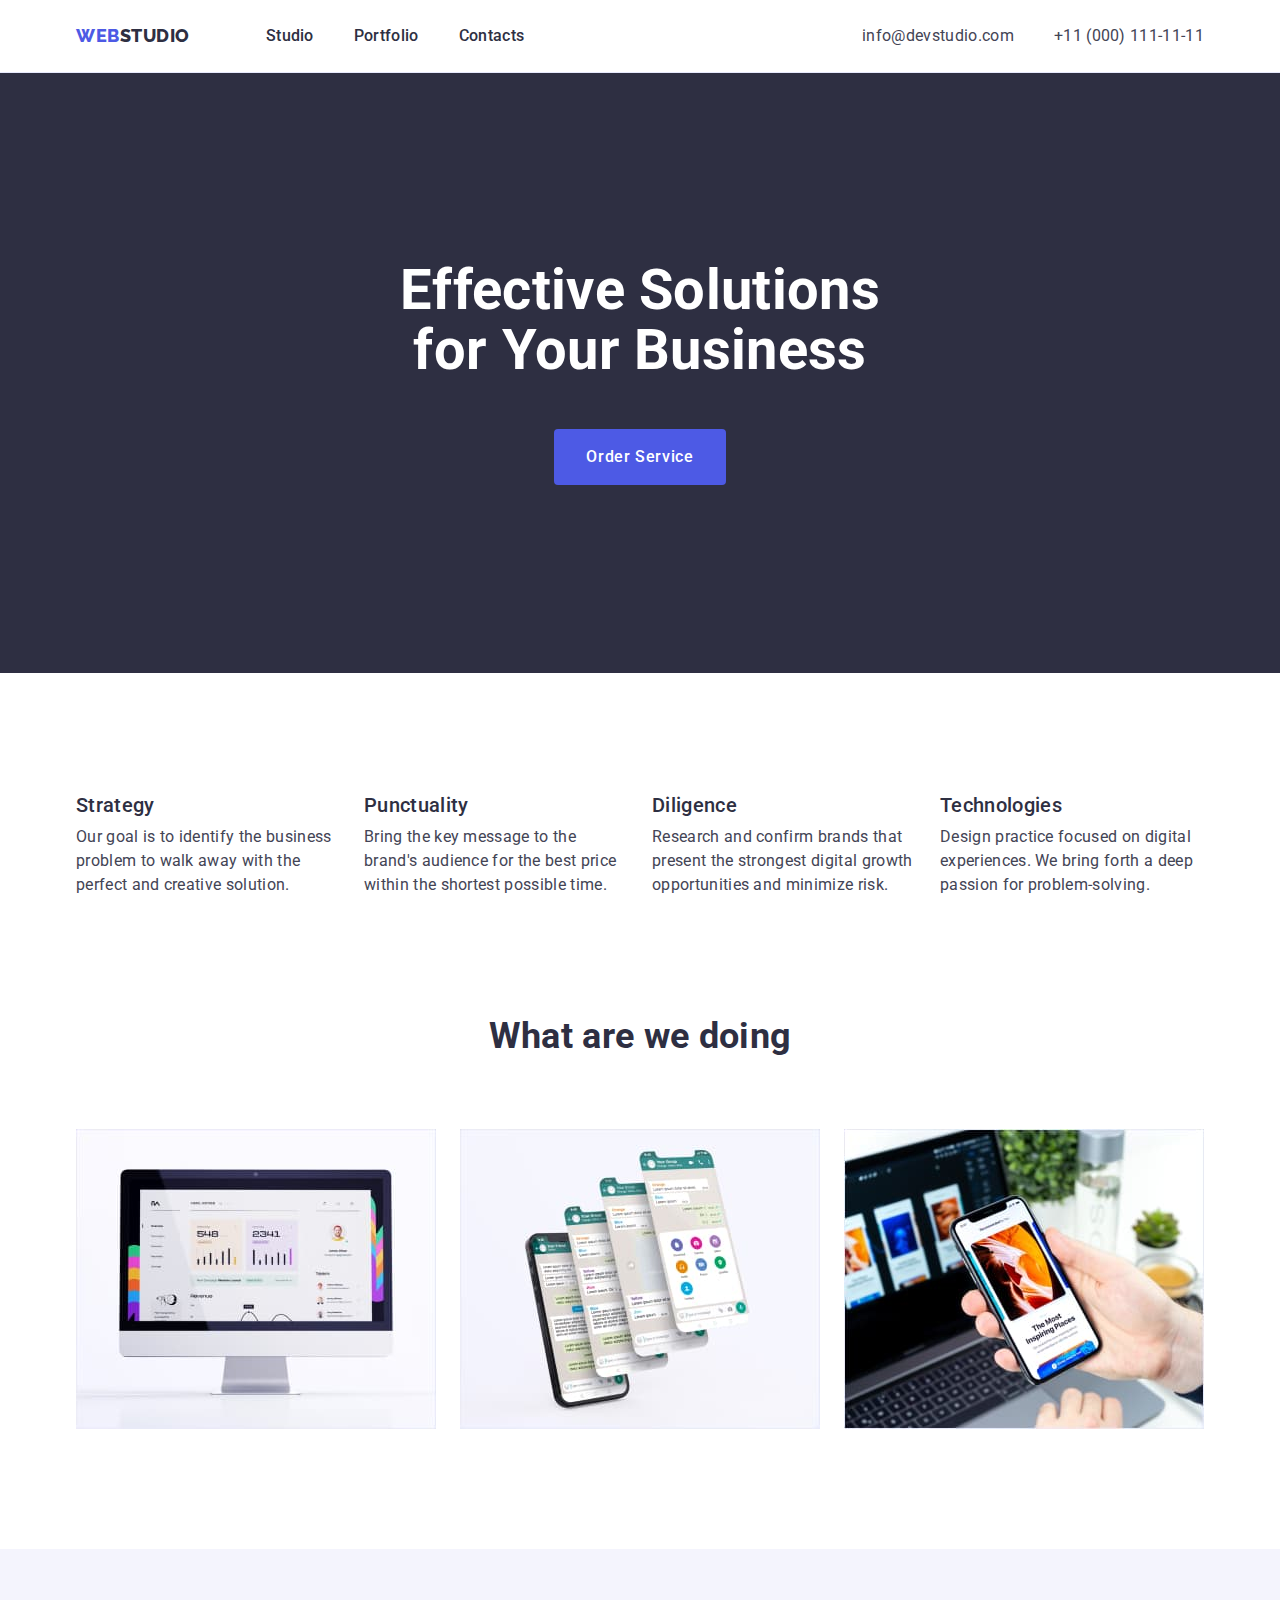
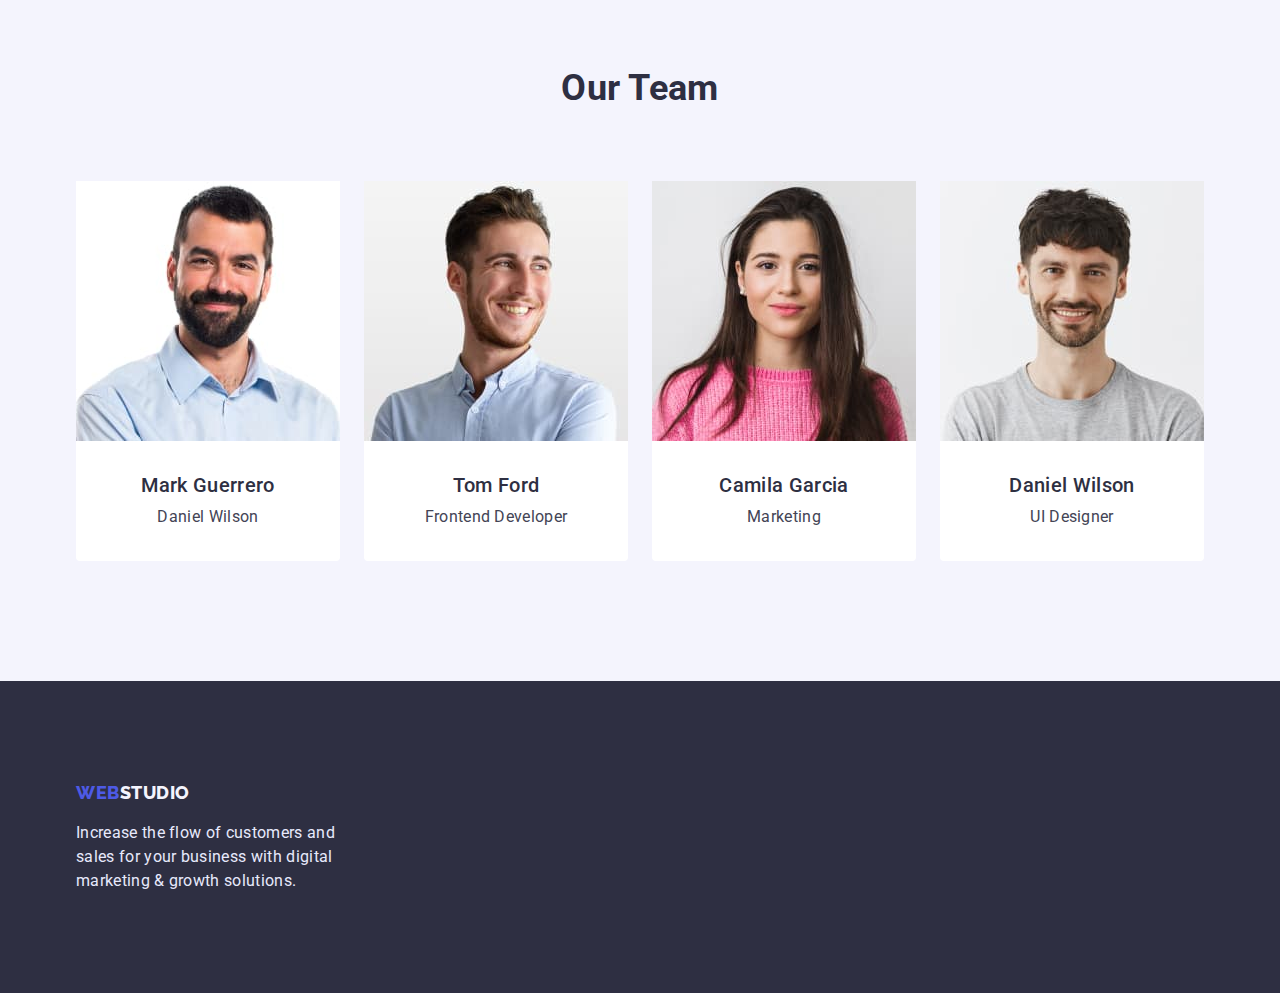
<file: index.html>
<!DOCTYPE html>
<html lang="en">
  <head>
    <meta charset="UTF-8" />
    <meta http-equiv="X-UA-Compatible" content="IE=edge" />
    <meta name="viewport" content="width=device-width, initial-scale=1.0" />
    <title>Web Studio</title>
    <link rel="icon" href="./images/icon.png" />
    <link rel="preconnect" href="https://fonts.googleapis.com" />
    <link rel="preconnect" href="https://fonts.gstatic.com" crossorigin />
    <link
      href="https://fonts.googleapis.com/css2?family=Raleway:wght@800&family=Roboto:wght@400;500;700&display=swap"
      rel="stylesheet"
    />
    <link
      rel="stylesheet"
      href="https://cdnjs.cloudflare.com/ajax/libs/modern-normalize/1.1.0/modern-normalize.min.css"
    />
    <link rel="stylesheet" href="./css/style.css" />
  </head>
  <body>
    <!--  header  -->
    <header class="header">
      <div class="container header-flex">
        <a href="./index.html" class="logo link"><span>Web</span>Studio</a>
        <nav class="nav">
          <ul class="nav-items list-style">
            <li class="nav-item">
              <a class="nav-link link" href="./index.html">Studio</a>
            </li>
            <li class="nav-item">
              <a class="nav-link link" href="./portfolio.html">Portfolio</a>
            </li>
            <li class="nav-item">
              <a class="nav-link link" href="#">Contacts</a>
            </li>
          </ul>
        </nav>
        <ul class="contacts-items list-style">
          <li class="contacts-item">
            <a
              class="contacts-link link"
              href="mailto:info@devstudio.com"
              target="_blank"
              rel=" noopener , nofollow , noreferrer"
            >
              info@devstudio.com
            </a>
          </li>
          <li class="contacts-item">
            <a class="contacts-link link" href="tel:+110001111111">
              +11 (000) 111-11-11
            </a>
          </li>
        </ul>
      </div>
    </header>
    <main>
      <!--  Hero  -->
      <section class="hero">
        <div class="container">
          <h1 class="hero-titel">
            Effective Solutions<br />
            for Your Business
          </h1>
          <button class="hero-btn basic-btn" type="button">
            Order Service
          </button>
        </div>
      </section>
      <!--  Why we?  -->
      <section class="why-we">
        <div class="container">
          <h2 class="why-we-titel" hidden>Why we?</h2>
          <ul class="why-we-items list-style">
            <li class="why-we-item">
              <h3>Strategy</h3>
              <p>
                Our goal is to identify the business problem to walk away with
                the perfect and creative solution.
              </p>
            </li>
            <li class="why-we-item">
              <h3>Punctuality</h3>
              <p>
                Bring the key message to the brand's audience for the best price
                within the shortest possible time.
              </p>
            </li>
            <li class="why-we-item">
              <h3>Diligence</h3>
              <p>
                Research and confirm brands that present the strongest digital
                growth opportunities and minimize risk.
              </p>
            </li>
            <li class="why-we-item">
              <h3>Technologies</h3>
              <p>
                Design practice focused on digital experiences. We bring forth a
                deep passion for problem-solving.
              </p>
            </li>
          </ul>
        </div>
      </section>
      <!--  What are we doing  -->
      <section class="what-are-we-doing">
        <div class="container">
          <h2 class="what-are-we-doing-titel">What are we doing</h2>
          <ul class="what-are-we-doing-items list-style">
            <li class="what-are-we-doing-item">
              <img
                src="./images/img1.jpg"
                alt="monoblock"
                width="360"
                height="300"
              />
            </li>
            <li class="what-are-we-doing-item">
              <img
                src="./images/img2.jpg"
                alt="multitasking"
                width="360"
                height="300"
              />
            </li>
            <li class="what-are-we-doing-item">
              <img
                src="./images/img3.jpg"
                alt="phone"
                width="360"
                height="300"
              />
            </li>
          </ul>
        </div>
      </section>
      <!--  Our team  -->
      <section class="our-team">
        <div class="container">
          <h2 class="our-team-titel">Our Team</h2>
          <ul class="our-team-items list-style">
            <li class="our-team-item">
              <img
                class="our-team-img"
                src="./images/team-card1.jpg"
                alt="man"
                width="264"
                height="260"
              />
              <div class="our-team-box">
                <h3 class="our-team-name">Mark Guerrero</h3>
                <p class="our-team-speciality">Daniel Wilson</p>
              </div>
            </li>
            <li class="our-team-item">
              <img
                class="our-team-img"
                src="./images/team-card2.jpg"
                alt="man"
                width="264"
                height="260"
              />
              <div class="our-team-box">
                <h3 class="our-team-name">Tom Ford</h3>
                <p class="our-team-speciality">Frontend Developer</p>
              </div>
            </li>
            <li class="our-team-item">
              <img
                class="our-team-img"
                src="./images/team-card3.jpg"
                alt="woman"
                width="264"
                height="260"
              />
              <div class="our-team-box">
                <h3 class="our-team-name">Camila Garcia</h3>
                <p class="our-team-speciality">Marketing</p>
              </div>
            </li>
            <li class="our-team-item">
              <img
                class="our-team-img"
                src="./images/team-card4.jpg"
                alt="man"
                width="264"
                height="260"
              />
              <div class="our-team-box">
                <h3 class="our-team-name">Daniel Wilson</h3>
                <p class="our-team-speciality">UI Designer</p>
              </div>
            </li>
          </ul>
        </div>
      </section>
    </main>
    <!--  footer  -->
    <footer class="footer">
      <div class="container">
        <a href="./index.html" class="logo footer-logo link"
          ><span>Web</span>Studio</a
        >
        <p class="footer-info">
          Increase the flow of customers and sales for your business with
          digital marketing & growth solutions.
        </p>
      </div>
    </footer>
  </body>
</html>
</file>
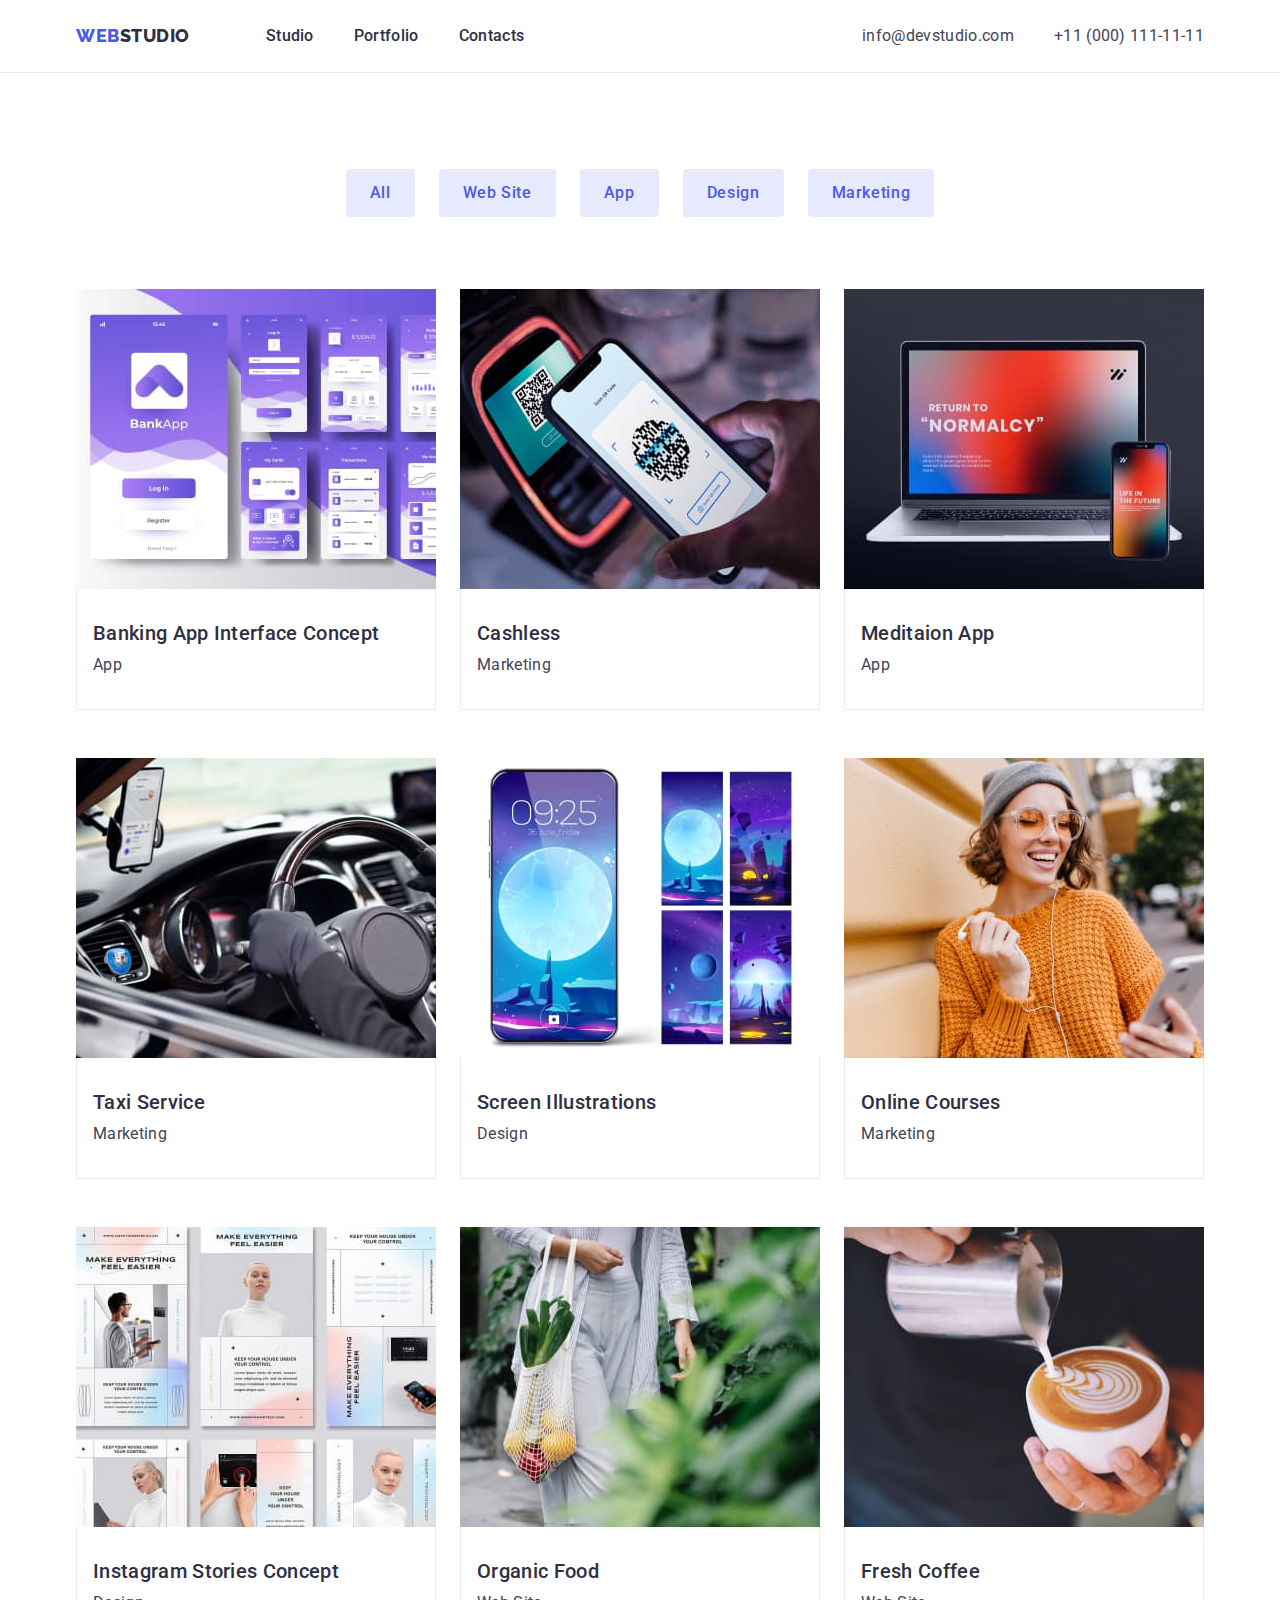
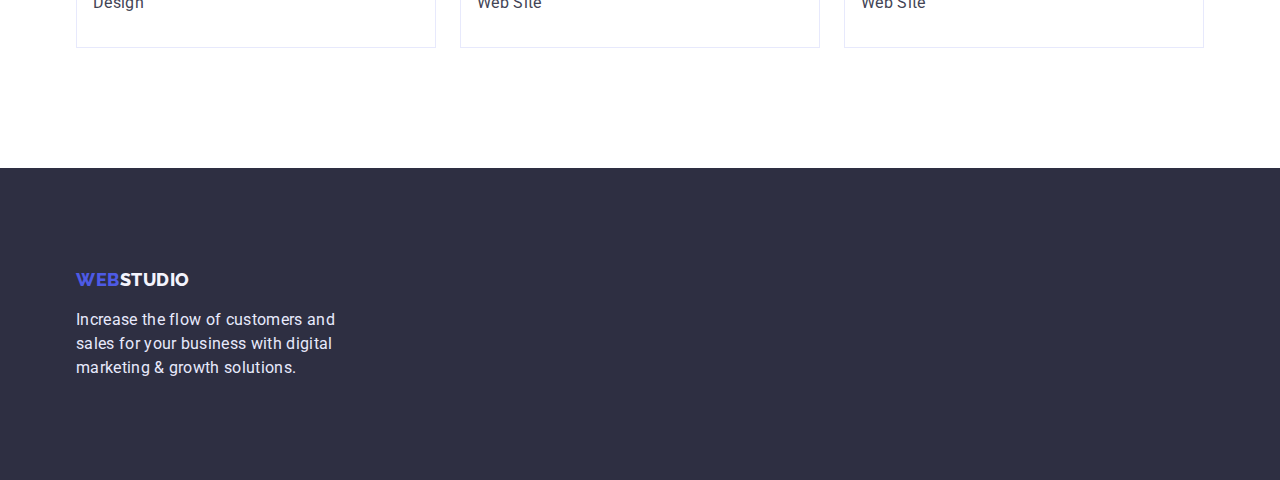
<file: portfolio.html>
<!DOCTYPE html>
<html lang="en">
  <head>
    <meta charset="UTF-8" />
    <meta http-equiv="X-UA-Compatible" content="IE=edge" />
    <meta name="viewport" content="width=device-width, initial-scale=1.0" />
    <title>Web Studio</title>
    <link rel="icon" href="./images/icon.png" />
    <link rel="preconnect" href="https://fonts.googleapis.com" />
    <link rel="preconnect" href="https://fonts.gstatic.com" crossorigin />
    <link
      href="https://fonts.googleapis.com/css2?family=Raleway:wght@800&family=Roboto:wght@400;500;700&display=swap"
      rel="stylesheet"
    />
    <link
      rel="stylesheet"
      href="https://cdnjs.cloudflare.com/ajax/libs/modern-normalize/1.1.0/modern-normalize.min.css"
    />
    <link rel="stylesheet" href="./css/style.css" />
  </head>
  <body>
    <!--  header  -->
    <header class="header">
      <div class="container header-flex">
        <a href="./index.html" class="logo link"><span>Web</span>Studio</a>
        <nav class="nav">
          <ul class="nav-items list-style">
            <li class="nav-item">
              <a class="nav-link link" href="./index.html">Studio</a>
            </li>
            <li class="nav-item">
              <a class="nav-link link" href="./portfolio.html">Portfolio</a>
            </li>
            <li class="nav-item">
              <a class="nav-link link" href="#">Contacts</a>
            </li>
          </ul>
        </nav>
        <ul class="contacts-items list-style">
          <li class="contacts-item">
            <a
              class="contacts-link link"
              href="mailto:info@devstudio.com"
              target="_blank"
              rel=" noopener , nofollow , noreferrer"
            >
              info@devstudio.com
            </a>
          </li>
          <li class="contacts-item">
            <a class="contacts-link link" href="tel:+110001111111">
              +11 (000) 111-11-11
            </a>
          </li>
        </ul>
      </div>
    </header>
    <main>
      <!--  portfolio  -->
      <section class="portfolio">
        <div class="container">
          <h1 class="portfolio-titel" hidden>Portfolio</h1>
          <ul class="portfolio-filter-items list-style">
            <li class="portfolio-filter-item">
              <button class="portfolio-btn basic-btn" type="button">All</button>
            </li>
            <li class="portfolio-filter-item">
              <button class="portfolio-btn basic-btn" type="button">
                Web Site
              </button>
            </li>
            <li class="portfolio-filter-item">
              <button class="portfolio-btn basic-btn" type="button">App</button>
            </li>
            <li class="portfolio-filter-item">
              <button class="portfolio-btn basic-btn" type="button">
                Design
              </button>
            </li>
            <li class="portfolio-filter-item">
              <button class="portfolio-btn basic-btn" type="button">
                Marketing
              </button>
            </li>
          </ul>
          <ul class="portfolio-items list-style">
            <li class="portfolio-item">
              <img
                class="portfolio-img"
                src="./images/portfolio-1.jpg"
                alt="interface"
                width="360"
                height="300"
              />
              <div class="portfolio-box">
                <h2 class="partfolio-name">Banking App Interface Concept</h2>
                <p class="portfolio-filter-name">App</p>
              </div>
            </li>
            <li class="portfolio-item">
              <img
                class="portfolio-img"
                src="./images/portfolio-2.jpg"
                alt="cashless"
                width="360"
                height="300"
              />
              <div class="portfolio-box">
                <h2 class="partfolio-name">Cashless</h2>
                <p class="portfolio-filter-name">Marketing</p>
              </div>
            </li>
            <li class="portfolio-item">
              <img
                class="portfolio-img"
                src="./images/portfolio-3.jpg"
                alt="mediataion app"
                width="360"
                height="300"
              />
              <div class="portfolio-box">
                <h2 class="partfolio-name">Meditaion App</h2>
                <p class="portfolio-filter-name">App</p>
              </div>
            </li>
            <li class="portfolio-item">
              <img
                class="portfolio-img"
                src="./images/portfolio-4.jpg"
                alt="taxi service"
                width="360"
                height="300"
              />
              <div class="portfolio-box">
                <h2 class="partfolio-name">Taxi Service</h2>
                <p class="portfolio-filter-name">Marketing</p>
              </div>
            </li>
            <li class="portfolio-item">
              <img
                class="portfolio-img"
                src="./images/portfolio-5.jpg"
                alt="screen illustration"
                width="360"
                height="300"
              />
              <div class="portfolio-box">
                <h2 class="partfolio-name">Screen Illustrations</h2>
                <p class="portfolio-filter-name">Design</p>
              </div>
            </li>
            <li class="portfolio-item">
              <img
                class="portfolio-img"
                src="./images/portfolio-6.jpg"
                alt="online courses"
                width="360"
                height="300"
              />
              <div class="portfolio-box">
                <h2 class="partfolio-name">Online Courses</h2>
                <p class="portfolio-filter-name">Marketing</p>
              </div>
            </li>
            <li class="portfolio-item">
              <img
                class="portfolio-img"
                src="./images/portfolio-7.jpg"
                alt="stories concept"
                width="360"
                height="300"
              />
              <div class="portfolio-box">
                <h2 class="partfolio-name">Instagram Stories Concept</h2>
                <p class="portfolio-filter-name">Design</p>
              </div>
            </li>
            <li class="portfolio-item">
              <img
                class="portfolio-img"
                src="./images/portfolio-8.jpg"
                alt="organic food"
                width="360"
                height="300"
              />
              <div class="portfolio-box">
                <h2 class="partfolio-name">Organic Food</h2>
                <p class="portfolio-filter-name">Web Site</p>
              </div>
            </li>
            <li class="portfolio-item">
              <img
                class="portfolio-img"
                src="./images/portfolio-9.jpg"
                alt="fresh coffee"
                width="360"
                height="300"
              />
              <div class="portfolio-box">
                <h2 class="partfolio-name">Fresh Coffee</h2>
                <p class="portfolio-filter-name">Web Site</p>
              </div>
            </li>
          </ul>
        </div>
      </section>
    </main>
    <!--  footer  -->
    <footer class="footer">
      <div class="container">
        <a href="./index.html" class="logo footer-logo link"
          ><span>Web</span>Studio</a
        >
        <p class="footer-info">
          Increase the flow of customers and sales for your business with
          digital marketing & growth solutions.
        </p>
      </div>
    </footer>
  </body>
</html>
</file>
<file: css/style.css>
:root {
  --iris: #4d5ae5;
  --ocean: #404bbf;
  --navy-blue: #2e2f42;
  --green: #31d0aa;
  --slate: #434455;
  --light-slate: #8e8f99;
  --cornflower: #e7e9fc;
  --cloud: #f4f4fd;
}

body {
  font-family: 'Roboto', sans-serif;
  font-weight: 400;
  font-size: 16px;
  line-height: 1.5;
  letter-spacing: 0.02rem;
  color: var(--slate);
}
p,
h1,
h2,
h3,
h4,
h5,
h6 {
  margin: 0;
  padding: 0;
}
img {
  display: block;
  max-width: 100%;
  height: auto;
}
.link {
  text-decoration: none;
}
.list-style {
  list-style: none;
  padding: 0;
  margin: 0;
}
.basic-btn {
  font-family: 'Roboto', sans-serif;
  text-transform: capitalize;
  font-weight: 500;
  font-size: 16px;
  line-height: 1.5;
  letter-spacing: 0.04em;
  border: none;
  border-radius: 4px;
}
.container {
  max-width: 1158px;
  margin: 0 auto;
  padding: 0 15px;
}
/* ==================== HEADER ==================== */
.header {
  background: #fff;
  border-bottom: 1px solid var(--cornflower);
}
.header-flex {
  display: flex;
  justify-content: space-between;
  align-items: center;
}
.logo {
  text-transform: uppercase;
  font-family: 'Raleway', sans-serif;
  font-weight: 800;
  font-size: 18px;
  line-height: 1.33;
  letter-spacing: 0.03em;
  color: var(--navy-blue);
  margin-right: 76px;
}
.logo > span {
  color: var(--iris);
}
.nav {
  flex-grow: 1;
}
.nav-items {
  display: flex;
  gap: 40px;
}
.nav-link {
  text-transform: capitalize;
  font-weight: 500;
  color: var(--navy-blue);
  padding: 24px 0;
  display: block;
}
.nav-link:focus,
.nav-link:hover {
  color: var(--iris);
}
.contacts-items {
  display: flex;
  gap: 40px;
}
.contacts-link {
  color: var(--slate);
}
.contacts-link:focus,
.contacts-link:hover {
  color: var(--iris);
}
/* ==================== Hero ==================== */
.hero {
  background: var(--navy-blue);
  text-align: center;
  padding: 188px 0;
}
.hero-titel {
  font-weight: 700;
  font-size: 56px;
  line-height: 1.07;
  color: #fff;
  margin-bottom: 48px;
}
.hero-btn {
  background: var(--iris);
  color: #fff;
  padding: 16px 32px;
  margin: 0 auto;
}
.hero-btn:focus,
.hero-btn:hover {
  background: var(--ocean);
  cursor: pointer;
}
/* ==================== Why we? ==================== */
.why-we {
  padding: 120px 0;
}
.why-we-items {
  display: flex;
  justify-content: center;
  gap: 24px;
  flex-wrap: wrap;
}
.why-we-item {
  max-width: 264px;
  /* flex-basis: calc((100%-24px) / 4); */
}
.why-we-item > h3 {
  color: var(--navy-blue);
  font-weight: 500;
  font-size: 20px;
  line-height: 1.2;
  margin-bottom: 8px;
}
/* ==================== What are we doing ==================== */
.what-are-we-doing {
  padding-bottom: 120px;
}
.what-are-we-doing-titel {
  font-weight: 700;
  font-size: 36px;
  line-height: 1.11;
  color: var(--navy-blue);
  text-align: center;
  margin-bottom: 72px;
}
.what-are-we-doing-items {
  display: flex;
  justify-content: center;
  flex-wrap: wrap;
  gap: 24px;
}
/* ==================== Our Team ==================== */
.our-team {
  background: var(--cloud);
  padding: 120px 0;
}
.our-team-titel {
  font-weight: 700;
  font-size: 36px;
  line-height: 1.11;
  color: var(--navy-blue);
  text-align: center;
  margin-bottom: 72px;
}
.our-team-items {
  display: flex;
  justify-content: center;
  gap: 24px;
  flex-wrap: wrap;
}
.our-team-item {
  text-align: center;
}
.our-team-box {
  padding: 32px 16px;
  background: #fff;
  border-bottom-left-radius: 4px;
  border-bottom-right-radius: 4px;
}
.our-team-name {
  color: var(--navy-blue);
  font-weight: 500;
  font-size: 20px;
  line-height: 1.2;
  margin-bottom: 8px;
}
/* ==================== Portfolio ==================== */
.portfolio {
  padding: 96px 0 120px;
}
.portfolio-filter-items {
  display: flex;
  justify-content: center;
  gap: 24px;
  margin-bottom: 72px;
}
.portfolio-btn {
  background: var(--cornflower);
  color: var(--iris);
  text-align: center;
  padding: 12px 24px;
}
.portfolio-btn:hover,
.portfolio-btn:focus {
  background: var(--ocean);
  color: #fff;
  cursor: pointer;
}
.portfolio-items {
  display: flex;
  justify-content: center;
  flex-wrap: wrap;
  row-gap: 48px;
  column-gap: 24px;
}
.portfolio-item {
  max-width: 360px;
}
.portfolio-box {
  padding: 32px 16px;
  border: 1px solid var(--cornflower);
  border-top: none;
}
.partfolio-name {
  color: var(--navy-blue);
  font-weight: 500;
  font-size: 20px;
  line-height: 1.2;
  margin-bottom: 8px;
}
/* ====================  ==================== */
/* ====================  ==================== */
/* ==================== FOOTER ==================== */
.footer {
  background: var(--navy-blue);
  padding: 100px 0;
}
.logo.footer-logo {
  color: var(--cloud);
  margin-bottom: 16px;
  display: inline-block;
}
.footer-info {
  color: var(--cornflower);
  max-width: 264px;
}
</file>
